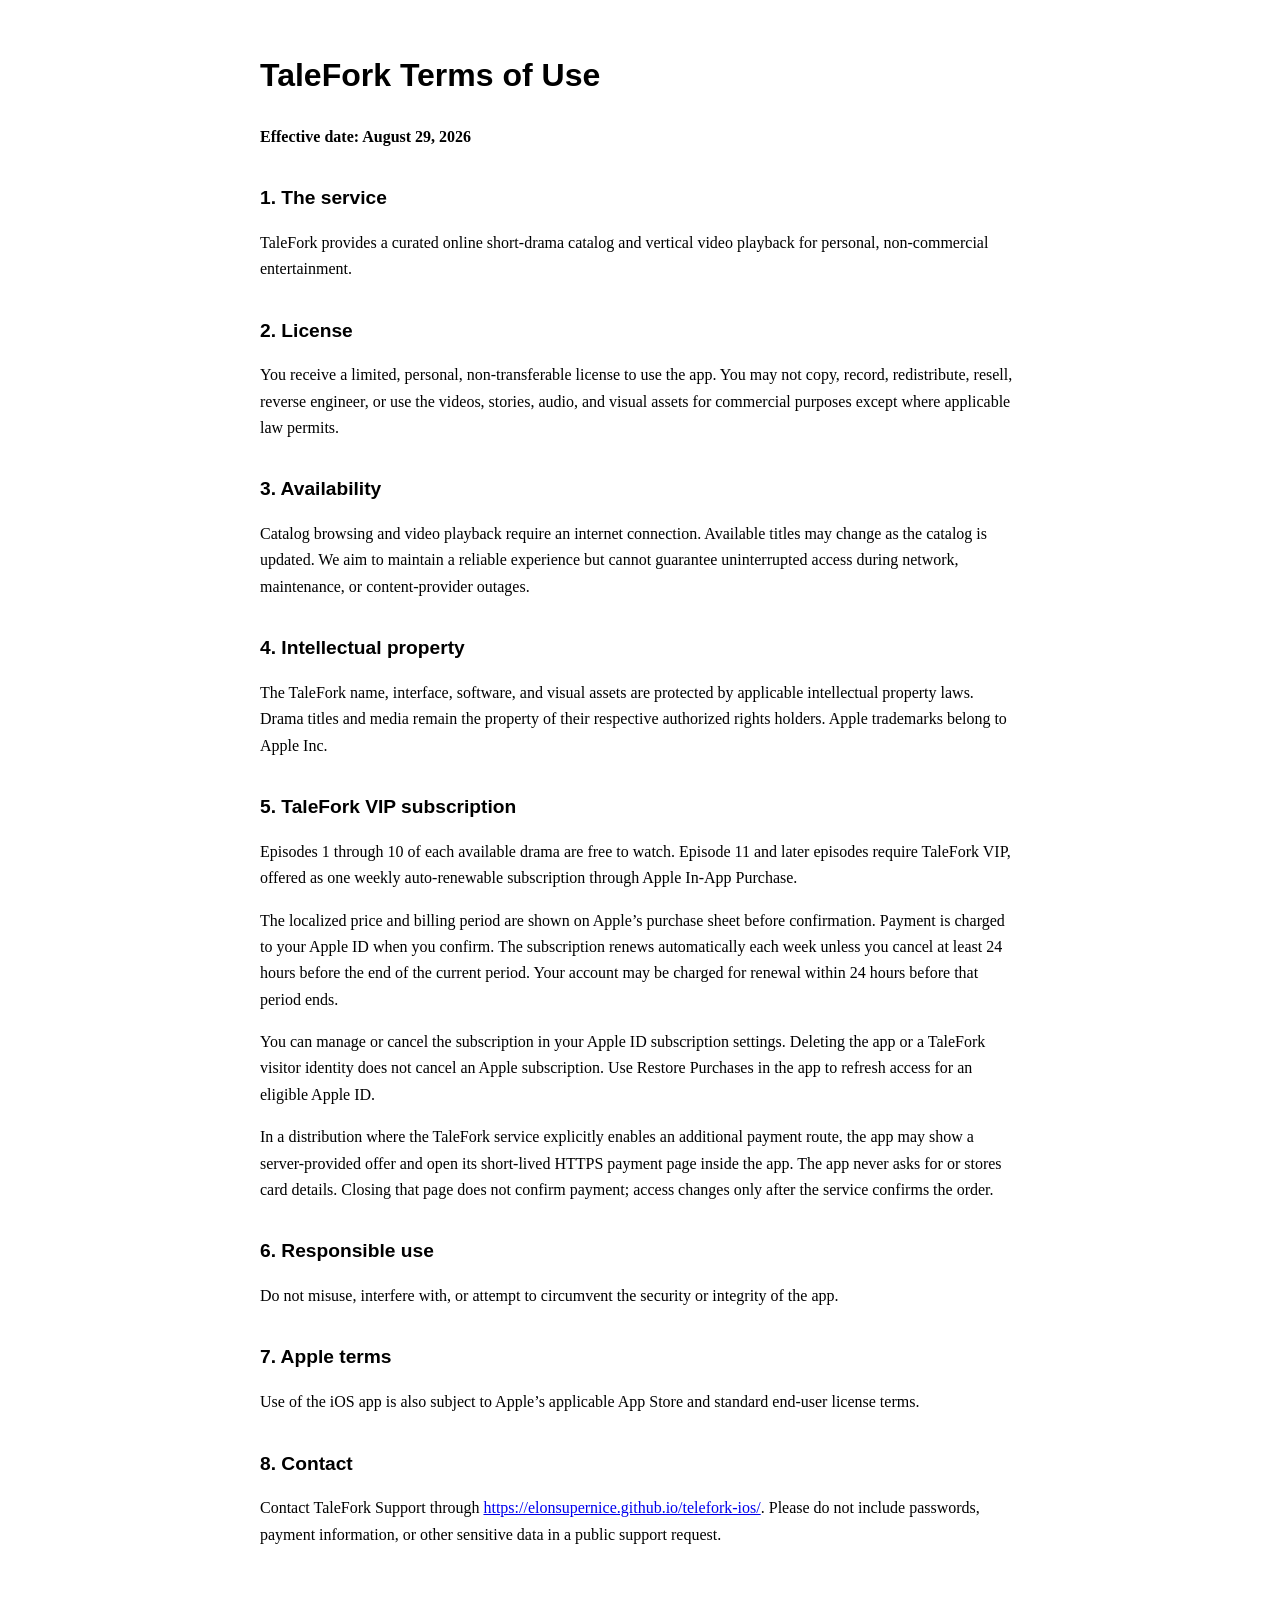
<file: TaleFork/Resources/Legal/terms-of-use.html>
<!doctype html>
<html lang="en">
<head>
  <meta charset="utf-8">
  <meta name="viewport" content="width=device-width, initial-scale=1">
  <style>
    :root { color-scheme: light dark; }
    body { font: -apple-system-body; line-height: 1.65; margin: 0 auto; max-width: 760px; padding: 28px 22px 60px; }
    h1, h2 { font-family: ui-rounded, -apple-system, sans-serif; }
    h1 { font-size: 2rem; } h2 { margin-top: 2rem; font-size: 1.2rem; }
  </style>
</head>
<body>
  <h1>TaleFork Terms of Use</h1>
  <p><strong>Effective date: August 29, 2026</strong></p>
  <h2>1. The service</h2>
  <p>TaleFork provides a curated online short-drama catalog and vertical video playback for personal, non-commercial entertainment.</p>
  <h2>2. License</h2>
  <p>You receive a limited, personal, non-transferable license to use the app. You may not copy, record, redistribute, resell, reverse engineer, or use the videos, stories, audio, and visual assets for commercial purposes except where applicable law permits.</p>
  <h2>3. Availability</h2>
  <p>Catalog browsing and video playback require an internet connection. Available titles may change as the catalog is updated. We aim to maintain a reliable experience but cannot guarantee uninterrupted access during network, maintenance, or content-provider outages.</p>
  <h2>4. Intellectual property</h2>
  <p>The TaleFork name, interface, software, and visual assets are protected by applicable intellectual property laws. Drama titles and media remain the property of their respective authorized rights holders. Apple trademarks belong to Apple Inc.</p>
  <h2>5. TaleFork VIP subscription</h2>
  <p>Episodes 1 through 10 of each available drama are free to watch. Episode 11 and later episodes require TaleFork VIP, offered as one weekly auto-renewable subscription through Apple In-App Purchase.</p>
  <p>The localized price and billing period are shown on Apple&rsquo;s purchase sheet before confirmation. Payment is charged to your Apple ID when you confirm. The subscription renews automatically each week unless you cancel at least 24 hours before the end of the current period. Your account may be charged for renewal within 24 hours before that period ends.</p>
  <p>You can manage or cancel the subscription in your Apple ID subscription settings. Deleting the app or a TaleFork visitor identity does not cancel an Apple subscription. Use Restore Purchases in the app to refresh access for an eligible Apple ID.</p>
  <p>In a distribution where the TaleFork service explicitly enables an additional payment route, the app may show a server-provided offer and open its short-lived HTTPS payment page inside the app. The app never asks for or stores card details. Closing that page does not confirm payment; access changes only after the service confirms the order.</p>
  <h2>6. Responsible use</h2>
  <p>Do not misuse, interfere with, or attempt to circumvent the security or integrity of the app.</p>
  <h2>7. Apple terms</h2>
  <p>Use of the iOS app is also subject to Apple’s applicable App Store and standard end-user license terms.</p>
  <h2>8. Contact</h2>
  <p>Contact TaleFork Support through <a href="https://elonsupernice.github.io/telefork-ios/">https://elonsupernice.github.io/telefork-ios/</a>. Please do not include passwords, payment information, or other sensitive data in a public support request.</p>
</body>
</html>
</file>
